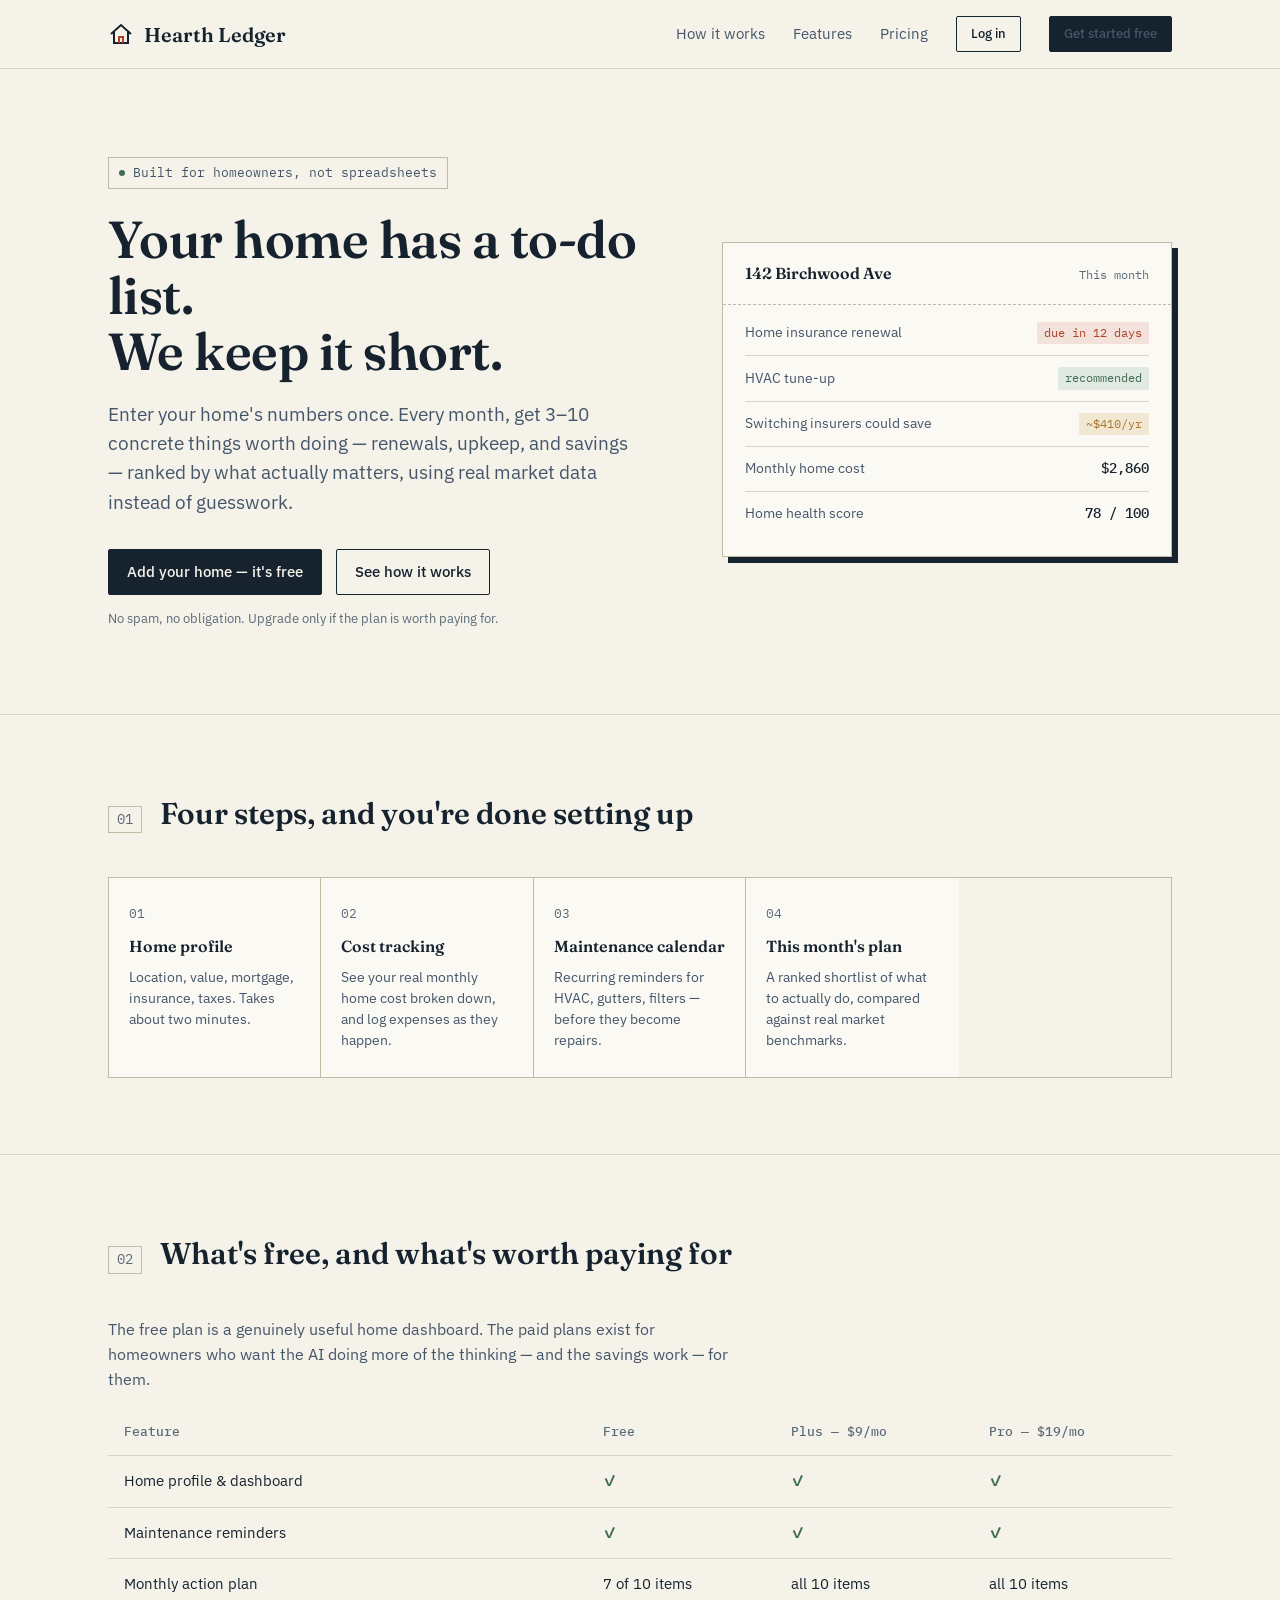
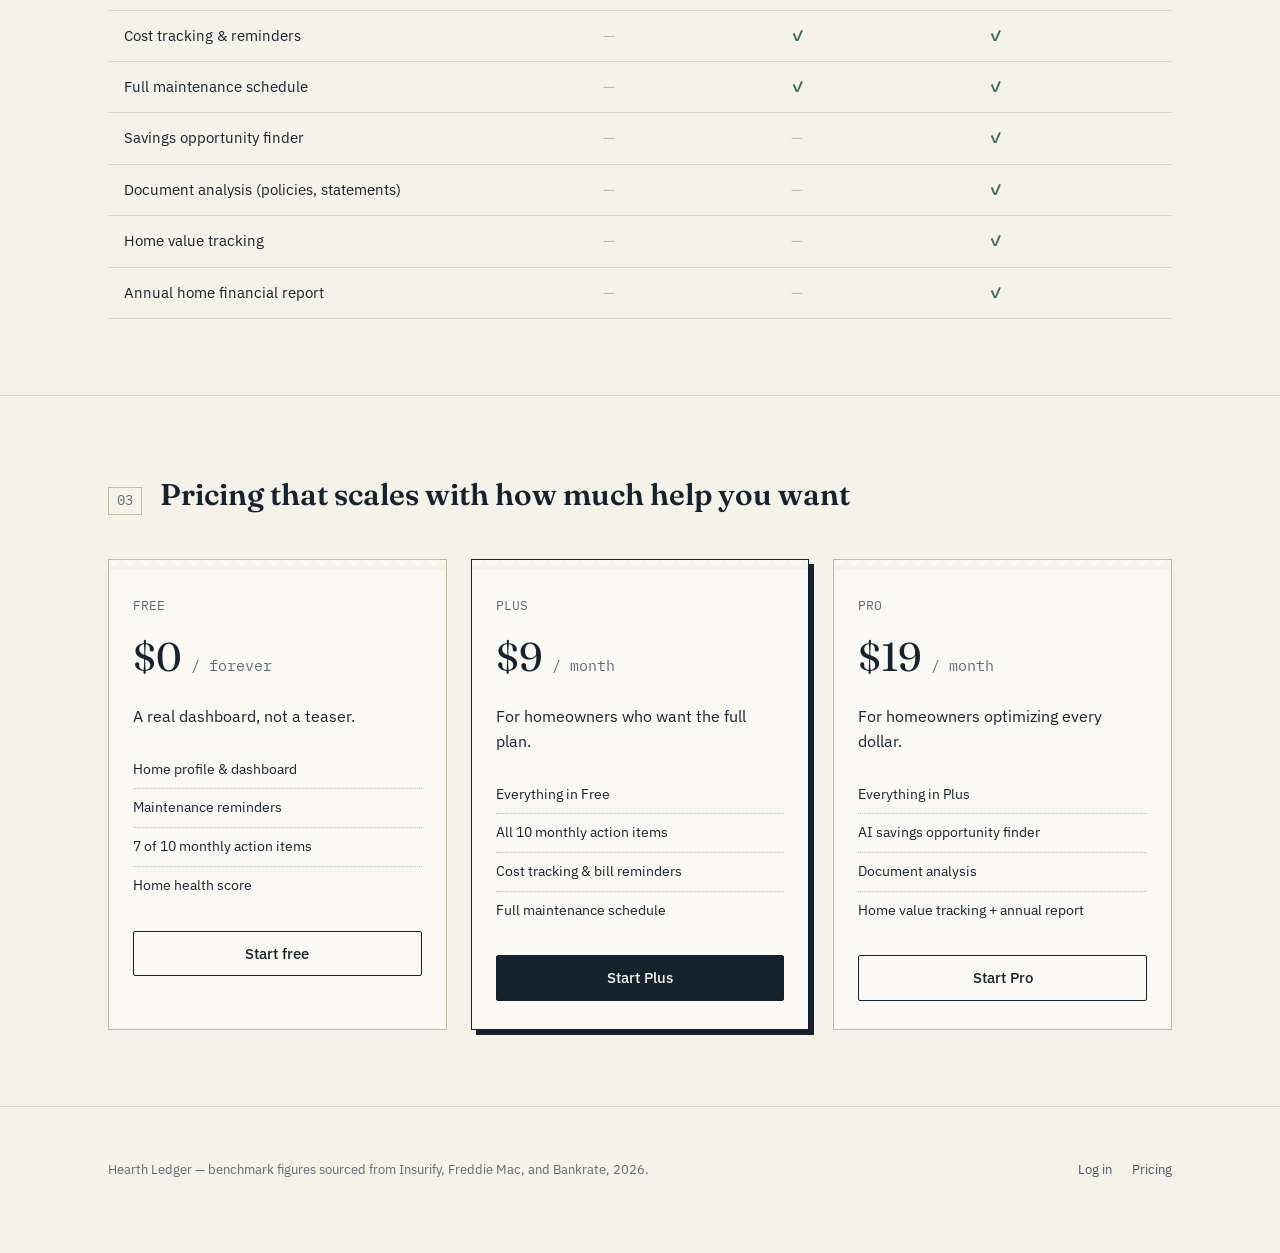
<file: homeowner-ai/index.html>
<!DOCTYPE html>
<html lang="en">
<head>
<meta charset="UTF-8">
<meta name="viewport" content="width=device-width, initial-scale=1.0">
<title>Hearth Ledger — Know what your home needs, every month</title>
<meta name="description" content="Add your home's numbers once. Get a short, realistic action plan every month — insurance renewals, maintenance, and savings opportunities, based on real market data.">
<link rel="preconnect" href="https://fonts.googleapis.com">
<link href="https://fonts.googleapis.com/css2?family=Fraunces:opsz,wght@9..144,500;9..144,600;9..144,700&family=IBM+Plex+Sans:wght@400;500;600&family=IBM+Plex+Mono:wght@400;500&display=swap" rel="stylesheet">
<link rel="stylesheet" href="css/style.css">
</head>
<body>

<nav class="topnav">
  <div class="wrap">
    <a href="index.html" class="brand">
      <svg width="26" height="26" viewBox="0 0 26 26" fill="none"><path d="M3 13L13 4L23 13" stroke="#16232E" stroke-width="2"/><path d="M6 11V22H20V11" stroke="#16232E" stroke-width="2"/><path d="M11 22V16H15V22" stroke="#AE4128" stroke-width="2"/></svg>
      Hearth Ledger
    </a>
    <div class="navlinks">
      <a href="#how">How it works</a>
      <a href="#features">Features</a>
      <a href="#pricing">Pricing</a>
      <a href="app.html#/login" class="btn ghost small">Log in</a>
      <a href="app.html#/signup" class="btn small">Get started free</a>
    </div>
  </div>
</nav>

<header class="hero">
  <div class="wrap">
    <div>
      <div class="eyebrow-tab"><span class="dot"></span> Built for homeowners, not spreadsheets</div>
      <h1 class="display">Your home has a to-do list.<br>We keep it short.</h1>
      <p class="lede">Enter your home's numbers once. Every month, get 3–10 concrete things worth doing — renewals, upkeep, and savings — ranked by what actually matters, using real market data instead of guesswork.</p>
      <div class="hero-ctas">
        <a href="app.html#/signup" class="btn">Add your home — it's free</a>
        <a href="#how" class="btn ghost">See how it works</a>
      </div>
      <p class="hero-note">No spam, no obligation. Upgrade only if the plan is worth paying for.</p>
    </div>
    <div class="ledger-card">
      <div class="lc-head">
        <h4>142 Birchwood Ave</h4>
        <span class="mono">This month</span>
      </div>
      <div class="lc-body">
        <div class="lc-row">
          <span class="lc-label">Home insurance renewal</span>
          <span class="lc-flag due">due in 12 days</span>
        </div>
        <div class="lc-row">
          <span class="lc-label">HVAC tune-up</span>
          <span class="lc-flag ok">recommended</span>
        </div>
        <div class="lc-row">
          <span class="lc-label">Switching insurers could save</span>
          <span class="lc-flag save">~$410/yr</span>
        </div>
        <div class="lc-row">
          <span class="lc-label">Monthly home cost</span>
          <span class="lc-value">$2,860</span>
        </div>
        <div class="lc-row">
          <span class="lc-label">Home health score</span>
          <span class="lc-value">78 / 100</span>
        </div>
      </div>
    </div>
  </div>
</header>

<section class="section" id="how">
  <div class="wrap">
    <div class="folio"><span class="num">01</span><h2>Four steps, and you're done setting up</h2></div>
    <div class="steps-grid">
      <div class="step-cell">
        <div class="step-num">01</div>
        <h4>Home profile</h4>
        <p>Location, value, mortgage, insurance, taxes. Takes about two minutes.</p>
      </div>
      <div class="step-cell">
        <div class="step-num">02</div>
        <h4>Cost tracking</h4>
        <p>See your real monthly home cost broken down, and log expenses as they happen.</p>
      </div>
      <div class="step-cell">
        <div class="step-num">03</div>
        <h4>Maintenance calendar</h4>
        <p>Recurring reminders for HVAC, gutters, filters — before they become repairs.</p>
      </div>
      <div class="step-cell">
        <div class="step-num">04</div>
        <h4>This month's plan</h4>
        <p>A ranked shortlist of what to actually do, compared against real market benchmarks.</p>
      </div>
    </div>
  </div>
</section>

<section class="section" id="features">
  <div class="wrap">
    <div class="folio"><span class="num">02</span><h2>What's free, and what's worth paying for</h2></div>
    <p class="section-lede">The free plan is a genuinely useful home dashboard. The paid plans exist for homeowners who want the AI doing more of the thinking — and the savings work — for them.</p>
    <table class="feature-table">
      <thead>
        <tr><th>Feature</th><th>Free</th><th>Plus — $9/mo</th><th>Pro — $19/mo</th></tr>
      </thead>
      <tbody>
        <tr><td class="feat">Home profile & dashboard</td><td class="tick">✓</td><td class="tick">✓</td><td class="tick">✓</td></tr>
        <tr><td class="feat">Maintenance reminders</td><td class="tick">✓</td><td class="tick">✓</td><td class="tick">✓</td></tr>
        <tr><td class="feat">Monthly action plan</td><td>7 of 10 items</td><td>all 10 items</td><td>all 10 items</td></tr>
        <tr><td class="feat">Cost tracking & reminders</td><td class="lock-dim">—</td><td class="tick">✓</td><td class="tick">✓</td></tr>
        <tr><td class="feat">Full maintenance schedule</td><td class="lock-dim">—</td><td class="tick">✓</td><td class="tick">✓</td></tr>
        <tr><td class="feat">Savings opportunity finder</td><td class="lock-dim">—</td><td class="lock-dim">—</td><td class="tick">✓</td></tr>
        <tr><td class="feat">Document analysis (policies, statements)</td><td class="lock-dim">—</td><td class="lock-dim">—</td><td class="tick">✓</td></tr>
        <tr><td class="feat">Home value tracking</td><td class="lock-dim">—</td><td class="lock-dim">—</td><td class="tick">✓</td></tr>
        <tr><td class="feat">Annual home financial report</td><td class="lock-dim">—</td><td class="lock-dim">—</td><td class="tick">✓</td></tr>
      </tbody>
    </table>
  </div>
</section>

<section class="section" id="pricing">
  <div class="wrap">
    <div class="folio"><span class="num">03</span><h2>Pricing that scales with how much help you want</h2></div>
    <div class="pricing-grid">
      <div class="price-card">
        <div class="price-tear"></div>
        <div class="price-inner">
          <div class="price-tier">FREE</div>
          <div class="price-amount">$0 <span>/ forever</span></div>
          <p class="card-sub" style="margin-bottom:0">A real dashboard, not a teaser.</p>
          <ul class="price-list">
            <li>Home profile & dashboard</li>
            <li>Maintenance reminders</li>
            <li>7 of 10 monthly action items</li>
            <li>Home health score</li>
          </ul>
          <a href="app.html#/signup" class="btn ghost block">Start free</a>
        </div>
      </div>
      <div class="price-card featured">
        <div class="price-tear"></div>
        <div class="price-inner">
          <div class="price-tier">PLUS</div>
          <div class="price-amount">$9 <span>/ month</span></div>
          <p class="card-sub" style="margin-bottom:0">For homeowners who want the full plan.</p>
          <ul class="price-list">
            <li>Everything in Free</li>
            <li>All 10 monthly action items</li>
            <li>Cost tracking & bill reminders</li>
            <li>Full maintenance schedule</li>
          </ul>
          <a href="app.html#/signup?plan=plus" class="btn block">Start Plus</a>
        </div>
      </div>
      <div class="price-card">
        <div class="price-tear"></div>
        <div class="price-inner">
          <div class="price-tier">PRO</div>
          <div class="price-amount">$19 <span>/ month</span></div>
          <p class="card-sub" style="margin-bottom:0">For homeowners optimizing every dollar.</p>
          <ul class="price-list">
            <li>Everything in Plus</li>
            <li>AI savings opportunity finder</li>
            <li>Document analysis</li>
            <li>Home value tracking + annual report</li>
          </ul>
          <a href="app.html#/signup?plan=pro" class="btn ghost block">Start Pro</a>
        </div>
      </div>
    </div>
  </div>
</section>

<footer>
  <div class="wrap">
    <p class="foot-note">Hearth Ledger — benchmark figures sourced from Insurify, Freddie Mac, and Bankrate, 2026.</p>
    <div class="foot-links">
      <a href="app.html#/login">Log in</a>
      <a href="#pricing">Pricing</a>
    </div>
  </div>
</footer>

</body>
</html>
</file>
<file: homeowner-ai/css/style.css>
/* ==========================================================
   HEARTH LEDGER — design tokens
   A homeownership dashboard styled like a household ledger book:
   paper surface, hairline rules, mono numerals, one brick-red
   accent reserved for things that need attention.
   ========================================================== */
:root {
  --ink: #16232E;
  --ink-2: #223244;
  --ink-soft: #45566A;
  --paper: #F5F2EA;
  --paper-raised: #FBF9F4;
  --line: #DAD4C4;
  --line-strong: #C2BAA4;
  --brick: #AE4128;
  --brick-soft: #F3E2DC;
  --moss: #3F6B52;
  --moss-soft: #E1EAE2;
  --gold: #A9782E;
  --gold-soft: #F1E7D2;
  --slate: #5B6B77;
  --white: #FFFFFF;
  --radius: 2px;
  --serif: "Fraunces", Georgia, serif;
  --sans: "IBM Plex Sans", -apple-system, BlinkMacSystemFont, "Segoe UI", sans-serif;
  --mono: "IBM Plex Mono", ui-monospace, SFMono-Regular, monospace;
}

* { box-sizing: border-box; }
html { scroll-behavior: smooth; }
body {
  margin: 0;
  background: var(--paper);
  color: var(--ink);
  font-family: var(--sans);
  font-size: 16px;
  line-height: 1.55;
  -webkit-font-smoothing: antialiased;
}
h1, h2, h3, h4 { font-family: var(--serif); font-weight: 600; margin: 0; color: var(--ink); }
a { color: inherit; }
button { font-family: var(--sans); cursor: pointer; }
.mono { font-family: var(--mono); }
:focus-visible { outline: 2px solid var(--ink); outline-offset: 2px; }
@media (prefers-reduced-motion: reduce) { * { animation: none !important; transition: none !important; } }

.wrap { max-width: 1120px; margin: 0 auto; padding: 0 28px; }

/* ---------- Top nav ---------- */
.topnav {
  position: sticky; top: 0; z-index: 40;
  background: rgba(245,242,234,0.92); backdrop-filter: blur(6px);
  border-bottom: 1px solid var(--line);
}
.topnav .wrap { display: flex; align-items: center; justify-content: space-between; height: 68px; }
.brand { display: flex; align-items: center; gap: 10px; font-family: var(--serif); font-size: 20px; font-weight: 600; text-decoration: none; color: var(--ink); }
.brand svg { flex-shrink: 0; }
.navlinks { display: flex; align-items: center; gap: 28px; font-size: 15px; }
.navlinks a { text-decoration: none; color: var(--ink-soft); }
.navlinks a:hover { color: var(--ink); }
.btn {
  display: inline-flex; align-items: center; justify-content: center; gap: 8px;
  border: 1px solid var(--ink); border-radius: var(--radius);
  padding: 10px 18px; font-size: 15px; font-weight: 500;
  background: var(--ink); color: var(--paper); text-decoration: none;
  transition: transform .12s ease, background .12s ease;
}
.btn:hover { background: var(--ink-2); }
.btn:active { transform: translateY(1px); }
.btn.ghost { background: transparent; color: var(--ink); }
.btn.ghost:hover { background: var(--ink); color: var(--paper); }
.btn.small { padding: 7px 14px; font-size: 13px; }
.btn.brick { background: var(--brick); border-color: var(--brick); }
.btn.brick:hover { background: #93341f; }
.btn.block { width: 100%; }
.btn[disabled] { opacity: .5; cursor: not-allowed; }

/* ---------- Hero ---------- */
.hero { padding: 88px 0 72px; border-bottom: 1px solid var(--line); }
.hero .wrap { display: grid; grid-template-columns: 1.1fr 0.9fr; gap: 64px; align-items: center; }
.eyebrow-tab {
  display: inline-flex; align-items: center; gap: 8px;
  font-family: var(--mono); font-size: 13px; color: var(--ink-soft);
  border: 1px solid var(--line-strong); padding: 5px 10px; margin-bottom: 22px;
}
.eyebrow-tab .dot { width: 6px; height: 6px; background: var(--moss); border-radius: 50%; }
h1.display { font-size: 52px; line-height: 1.08; letter-spacing: -0.01em; max-width: 620px; }
.hero p.lede { font-size: 19px; color: var(--ink-soft); max-width: 520px; margin-top: 20px; }
.hero-ctas { display: flex; gap: 14px; margin-top: 32px; align-items: center; }
.hero-note { font-size: 13px; color: var(--slate); margin-top: 14px; }

/* Ledger receipt mock in hero */
.ledger-card {
  background: var(--paper-raised); border: 1px solid var(--line-strong);
  box-shadow: 6px 6px 0 var(--ink);
}
.ledger-card .lc-head {
  display: flex; justify-content: space-between; align-items: baseline;
  padding: 18px 22px; border-bottom: 1px dashed var(--line-strong);
}
.lc-head h4 { font-size: 16px; }
.lc-head span { font-family: var(--mono); font-size: 12px; color: var(--slate); }
.lc-body { padding: 6px 22px 20px; }
.lc-row { display: flex; justify-content: space-between; align-items: center; padding: 11px 0; border-bottom: 1px solid var(--line); gap: 12px; }
.lc-row:last-child { border-bottom: none; }
.lc-label { font-size: 14px; color: var(--ink-soft); }
.lc-value { font-family: var(--mono); font-size: 14px; font-weight: 500; }
.lc-flag { display: inline-flex; align-items: center; gap: 6px; font-size: 12px; font-family: var(--mono); padding: 2px 7px; border-radius: var(--radius); }
.lc-flag.due { background: var(--brick-soft); color: var(--brick); }
.lc-flag.ok { background: var(--moss-soft); color: var(--moss); }
.lc-flag.save { background: var(--gold-soft); color: var(--gold); }

/* ---------- Sections ---------- */
.section { padding: 76px 0; border-bottom: 1px solid var(--line); }
.section.tight { padding: 56px 0; }
.folio { display: flex; gap: 18px; align-items: baseline; margin-bottom: 40px; }
.folio .num { font-family: var(--mono); font-size: 14px; color: var(--slate); border: 1px solid var(--line-strong); padding: 2px 8px; }
.folio h2 { font-size: 30px; }
.section-lede { color: var(--ink-soft); max-width: 620px; margin-top: 10px; font-size: 16px; }

.steps-grid { display: grid; grid-template-columns: repeat(5, 1fr); gap: 0; border: 1px solid var(--line-strong); }
.step-cell { padding: 26px 20px; border-right: 1px solid var(--line-strong); background: var(--paper-raised); }
.step-cell:last-child { border-right: none; }
.step-cell .step-num { font-family: var(--mono); color: var(--slate); font-size: 13px; }
.step-cell h4 { font-size: 16px; margin: 10px 0 8px; }
.step-cell p { font-size: 13.5px; color: var(--ink-soft); margin: 0; }

.feature-table { width: 100%; border-collapse: collapse; }
.feature-table th, .feature-table td { padding: 14px 16px; border-bottom: 1px solid var(--line); text-align: left; font-size: 14.5px; }
.feature-table th { font-family: var(--mono); font-weight: 500; color: var(--slate); font-size: 12.5px; text-transform: none; }
.feature-table td.feat { color: var(--ink); }
.tick { color: var(--moss); font-weight: 600; }
.lock-dim { color: var(--line-strong); }

/* ---------- Pricing (receipt-style, no rounded SaaS cards) ---------- */
.pricing-grid { display: grid; grid-template-columns: repeat(3, 1fr); gap: 24px; }
.price-card { background: var(--paper-raised); border: 1px solid var(--line-strong); position: relative; }
.price-card.featured { border-color: var(--ink); box-shadow: 5px 5px 0 var(--ink); }
.price-tear { height: 10px; background-image: radial-gradient(circle at 8px 0, transparent 6px, var(--paper) 6.5px); background-size: 16px 10px; background-position: -4px 0; }
.price-inner { padding: 26px 24px 28px; }
.price-tier { font-family: var(--mono); font-size: 13px; color: var(--slate); }
.price-amount { font-family: var(--serif); font-size: 40px; margin: 10px 0 2px; }
.price-amount span { font-family: var(--mono); font-size: 15px; color: var(--slate); }
.price-list { list-style: none; padding: 0; margin: 22px 0 26px; }
.price-list li { display: flex; gap: 10px; padding: 8px 0; border-top: 1px dotted var(--line-strong); font-size: 14px; }
.price-list li:first-child { border-top: none; }

/* ---------- Footer ---------- */
footer { padding: 40px 0 60px; }
footer .wrap { display: flex; justify-content: space-between; align-items: center; flex-wrap: wrap; gap: 12px; }
.foot-note { font-size: 13px; color: var(--slate); }
.foot-links { display: flex; gap: 20px; font-size: 13px; }
.foot-links a { text-decoration: none; color: var(--ink-soft); }

/* ==========================================================
   APP SHELL (app.html)
   ========================================================== */
.app-shell { display: grid; grid-template-columns: 240px 1fr; min-height: 100vh; }
.app-sidebar {
  background: var(--ink); color: var(--paper); padding: 26px 20px;
  display: flex; flex-direction: column; gap: 4px; position: sticky; top: 0; height: 100vh;
}
.app-sidebar .brand { color: var(--paper); margin-bottom: 30px; }
.app-sidebar .brand svg path, .app-sidebar .brand svg rect { stroke: var(--paper); }
.side-link {
  display: flex; align-items: center; gap: 10px; padding: 10px 12px; border-radius: var(--radius);
  color: rgba(245,242,234,0.72); text-decoration: none; font-size: 14.5px; font-family: var(--mono);
}
.side-link:hover { color: var(--paper); background: rgba(255,255,255,0.06); }
.side-link.active { color: var(--paper); background: rgba(255,255,255,0.1); }
.side-plan {
  margin-top: auto; padding: 14px; border: 1px solid rgba(245,242,234,0.2); font-size: 13px;
}
.side-plan .plan-name { font-family: var(--mono); text-transform: capitalize; font-size: 15px; margin-bottom: 6px; }
.app-main { padding: 40px 44px 80px; max-width: 980px; }
.app-header { display: flex; justify-content: space-between; align-items: flex-start; margin-bottom: 32px; gap: 20px; flex-wrap: wrap; }
.app-header h1 { font-size: 28px; }
.app-header p { color: var(--ink-soft); margin-top: 6px; }

.card { background: var(--paper-raised); border: 1px solid var(--line-strong); padding: 24px; margin-bottom: 22px; }
.card h3 { font-size: 17px; margin-bottom: 4px; }
.card .card-sub { font-size: 13.5px; color: var(--slate); margin-bottom: 18px; }

.grid-2 { display: grid; grid-template-columns: 1.3fr 1fr; gap: 22px; align-items: start; }
.grid-3 { display: grid; grid-template-columns: repeat(3, 1fr); gap: 18px; }

.ledger-line { display: flex; justify-content: space-between; align-items: baseline; padding: 10px 0; border-bottom: 1px dotted var(--line-strong); gap: 12px; }
.ledger-line:last-child { border-bottom: none; }
.ledger-line .ll-label { font-size: 14.5px; color: var(--ink-soft); }
.ledger-line .ll-value { font-family: var(--mono); font-size: 15px; font-weight: 500; white-space: nowrap; }
.ledger-line.total { border-top: 1px solid var(--ink); border-bottom: none; padding-top: 12px; margin-top: 4px; font-weight: 600; }
.ledger-line.total .ll-value { font-size: 17px; }

.pill { display: inline-flex; align-items: center; gap: 6px; font-family: var(--mono); font-size: 11.5px; padding: 3px 8px; border-radius: var(--radius); white-space: nowrap; }
.pill.high { background: var(--brick-soft); color: var(--brick); }
.pill.medium { background: var(--gold-soft); color: var(--gold); }
.pill.low { background: var(--moss-soft); color: var(--moss); }

.insight-row { display: flex; gap: 16px; padding: 16px 0; border-bottom: 1px solid var(--line); }
.insight-row:last-child { border-bottom: none; }
.insight-num { font-family: var(--mono); color: var(--slate); font-size: 13px; padding-top: 2px; min-width: 22px; }
.insight-body h4 { font-size: 15.5px; margin-bottom: 5px; }
.insight-body p { font-size: 13.8px; color: var(--ink-soft); margin: 0; }
.insight-row.locked { position: relative; }
.insight-row.locked .insight-body { filter: blur(3.5px); opacity: .55; user-select: none; pointer-events: none; }
.insight-row.locked .insight-num { opacity: .55; }

.progress-track { height: 6px; background: var(--line); position: relative; overflow: hidden; margin: 10px 0 6px; }
.progress-fill { height: 100%; background: var(--ink); }

.paywall-strip {
  display: flex; justify-content: space-between; align-items: center; gap: 16px;
  border: 1px dashed var(--ink); padding: 16px 18px; margin-top: 14px; background: var(--gold-soft);
  flex-wrap: wrap;
}
.paywall-strip p { margin: 0; font-size: 14px; }
.paywall-strip strong { display: block; font-family: var(--serif); font-size: 16px; }

.locked-panel { position: relative; padding: 40px 24px; text-align: center; border: 1px dashed var(--line-strong); background: var(--paper); }
.locked-panel h3 { margin-bottom: 8px; }
.locked-panel p { color: var(--ink-soft); max-width: 380px; margin: 0 auto 18px; font-size: 14.5px; }

/* Health gauge */
.gauge-wrap { display: flex; align-items: center; gap: 20px; }
.gauge-num { font-family: var(--serif); font-size: 44px; }
.gauge-label { font-size: 13px; color: var(--slate); }

/* Forms */
.field { margin-bottom: 16px; }
.field label { display: block; font-size: 13.5px; font-weight: 500; margin-bottom: 6px; color: var(--ink); }
.field .hint { font-size: 12px; color: var(--slate); margin-top: 5px; }
input, select {
  width: 100%; padding: 11px 13px; font-size: 15px; font-family: var(--sans);
  border: 1px solid var(--line-strong); background: var(--white); border-radius: var(--radius); color: var(--ink);
}
input:focus, select:focus { border-color: var(--ink); }
.field-row { display: grid; grid-template-columns: 1fr 1fr; gap: 14px; }

.auth-wrap { min-height: 100vh; display: flex; align-items: center; justify-content: center; padding: 24px; }
.auth-card { width: 100%; max-width: 420px; background: var(--paper-raised); border: 1px solid var(--line-strong); box-shadow: 6px 6px 0 var(--ink); padding: 36px 32px; }
.auth-card h2 { font-size: 24px; margin-bottom: 6px; }
.auth-card p.sub { color: var(--ink-soft); font-size: 14px; margin-bottom: 24px; }
.auth-toggle { display: flex; gap: 4px; margin-bottom: 24px; border: 1px solid var(--line-strong); }
.auth-toggle button { flex: 1; padding: 9px; background: none; border: none; font-size: 13.5px; font-family: var(--mono); color: var(--slate); }
.auth-toggle button.active { background: var(--ink); color: var(--paper); }
.error-msg { background: var(--brick-soft); color: var(--brick); padding: 10px 12px; font-size: 13.5px; margin-bottom: 16px; border-left: 3px solid var(--brick); }
.info-msg { background: var(--moss-soft); color: var(--moss); padding: 10px 12px; font-size: 13.5px; margin-bottom: 16px; border-left: 3px solid var(--moss); }

/* Modal */
.modal-backdrop { position: fixed; inset: 0; background: rgba(22,35,46,0.55); display: none; align-items: center; justify-content: center; z-index: 100; padding: 20px; }
.modal-backdrop.open { display: flex; }
.modal { background: var(--paper); border: 1px solid var(--ink); max-width: 780px; width: 100%; max-height: 88vh; overflow-y: auto; box-shadow: 8px 8px 0 var(--ink); }
.modal-head { display: flex; justify-content: space-between; align-items: center; padding: 20px 26px; border-bottom: 1px solid var(--line); }
.modal-head h3 { font-size: 19px; }
.modal-close { background: none; border: none; font-size: 22px; color: var(--slate); line-height: 1; }
.modal-body { padding: 26px; }

.checklist-item { display: flex; align-items: flex-start; gap: 12px; padding: 12px 0; border-bottom: 1px solid var(--line); }
.checklist-item:last-child { border-bottom: none; }
.checklist-item input[type=checkbox] { width: 18px; height: 18px; margin-top: 2px; }
.checklist-item.done .ci-title { text-decoration: line-through; color: var(--slate); }
.ci-title { font-size: 14.5px; }
.ci-meta { font-size: 12px; color: var(--slate); margin-top: 2px; }

.tag-lock { display: inline-flex; align-items: center; gap: 5px; font-family: var(--mono); font-size: 11px; color: var(--gold); }

.empty-state { text-align: center; padding: 40px 20px; color: var(--ink-soft); }

/* Responsive */
@media (max-width: 900px) {
  .hero .wrap { grid-template-columns: 1fr; }
  .steps-grid { grid-template-columns: 1fr 1fr; }
  .step-cell { border-bottom: 1px solid var(--line-strong); }
  .grid-2, .grid-3 { grid-template-columns: 1fr; }
  .pricing-grid { grid-template-columns: 1fr; }
  .app-shell { grid-template-columns: 1fr; }
  .app-sidebar { position: relative; height: auto; flex-direction: row; flex-wrap: wrap; }
  .side-plan { margin-top: 0; }
  h1.display { font-size: 38px; }
  .app-main { padding: 28px 20px 60px; }
}
</file>
